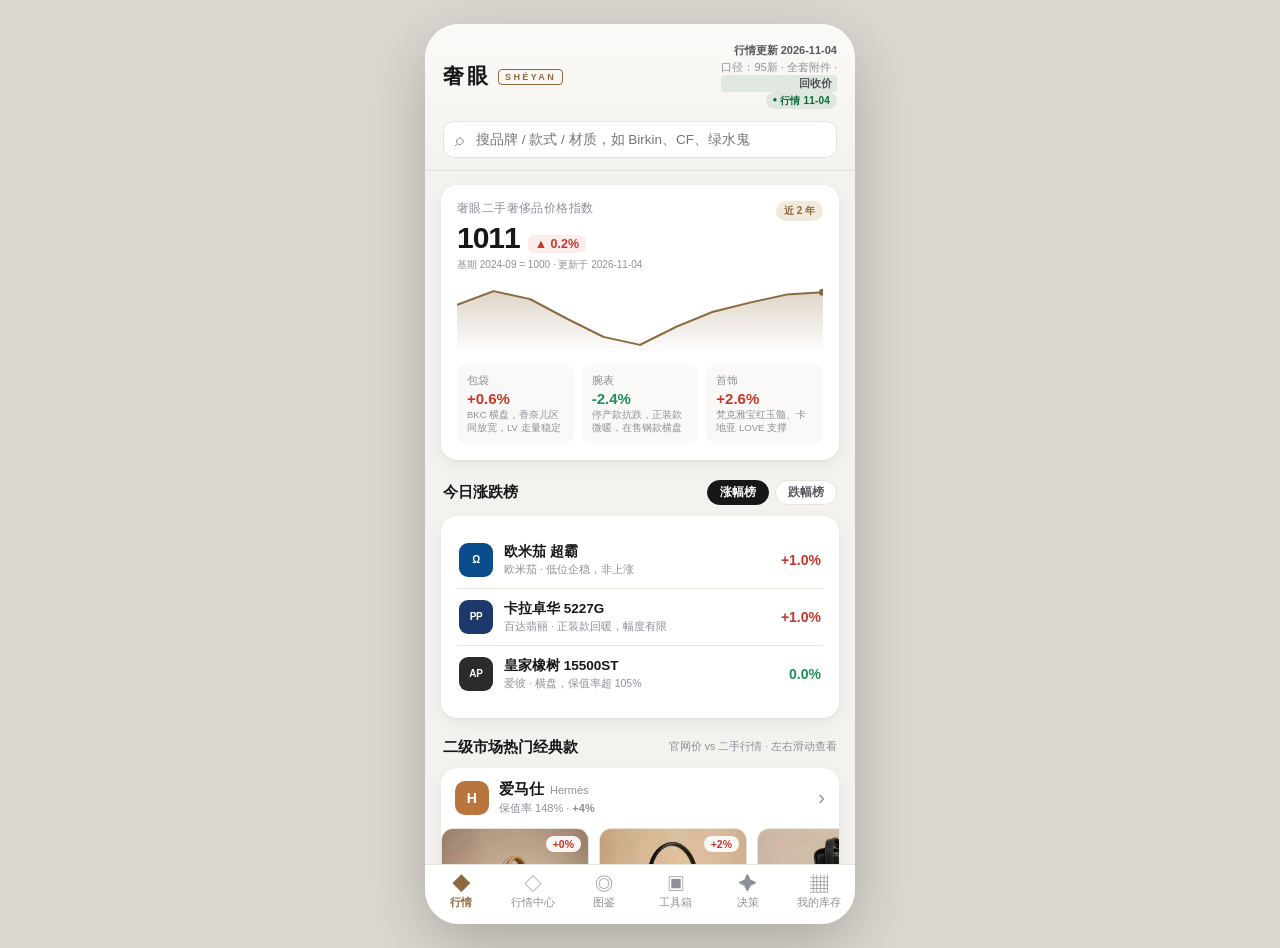
<file: index.html>
<!DOCTYPE html>
<html lang="zh-CN">
<head>
<meta charset="UTF-8">
<meta name="viewport" content="width=device-width, initial-scale=1.0, maximum-scale=1.0, user-scalable=no">
<meta name="theme-color" content="#17171A">
<meta name="apple-mobile-web-app-capable" content="yes">
<meta name="apple-mobile-web-app-status-bar-style" content="black-translucent">
<meta name="apple-mobile-web-app-title" content="奢眼">
<link rel="manifest" href="manifest.json">
<link rel="apple-touch-icon" href="apple-touch-icon.png">
<link rel="icon" type="image/png" href="icon-192.png">
<title>奢眼 SHÉYAN · 二奢行情与库存智库</title>
<link rel="stylesheet" href="style.css">
</head>
<body>

<div class="phone">

  <!-- ============ 顶栏 ============ -->
  <header class="appbar">
    <div class="ab-row">
      <div class="ab-brand">
        <span class="ab-logo">奢眼</span>
        <span class="ab-en">SHÉYAN</span>
      </div>
      <div class="ab-date">
        <b>行情更新 <span id="dataDate">—</span></b>
        口径：<span id="metaScope">95新全套</span> · <b class="basis-chip" id="basisChip">回收价</b>
        <span id="syncBadge" class="sync-badge" title="点击检查更新">同步中…</span>
      </div>
    </div>
    <div class="search-wrap">
      <input id="searchInput" type="search" placeholder="搜品牌 / 款式 / 材质，如 Birkin、CF、绿水鬼">
    </div>
  </header>

  <!-- ============ 主体 ============ -->
  <main class="app-body">

    <!-- ---------- 首页 ---------- -->
    <section class="view active" id="view-home">
      <div class="card">
        <div id="homeIndex"></div>
      </div>

      <div class="sec-title">
        今日涨跌榜
        <div class="seg-group" id="mvTabs">
          <button class="seg on" data-k="up">涨幅榜</button>
          <button class="seg" data-k="down">跌幅榜</button>
        </div>
      </div>
      <div class="card"><div id="movers"></div></div>

      <div class="sec-title">二级市场热门经典款 <span class="hint">官网价 vs 二手行情 · 左右滑动查看</span></div>
      <div id="homeShowcase"></div>

      <div class="mt" id="homeTip"></div>

      <div class="disclaimer">
        本应用为二奢商家经营辅助工具，所有行情数据整理自公开渠道，为参考区间。
        实际回收/零售价格受年份、成色、附件完整度、五金状态等影响，
        须以实物鉴定与当日实时报价为准，不构成任何报价承诺。
        页面图片为款式示意（AI 生成），非品牌官方产品图。
      </div>
    </section>

    <!-- ---------- 行情中心 ---------- -->
    <section class="view" id="view-market">
      <div class="sec-title">奢眼二手奢侈品价格指数 <span class="hint">2024.09 基期=1000</span></div>
      <div class="card">
        <div id="idxChart"></div>
        <div class="ex-note">
          指数由包袋、腕表、首饰三大品类的加权成交价构成。
          近两年呈「高点回落 → 底部企稳」走势，2026 年 Q3 环比转正。
        </div>
      </div>

      <div class="sec-title">保值率梯队 <span class="hint">品牌分化加剧</span></div>
      <div class="card"><div id="tiers"></div></div>

      <div class="sec-title">品牌行情榜 <span class="hint">点击进入品牌详情</span></div>
      <div class="card"><div id="brandRank"></div></div>

      <div class="sec-title">公价 vs 回收价 <span class="hint">浅色=公价 深色=回收区间</span></div>
      <div class="card">
        <div class="pb-legend">
          <span class="lg-item"><span class="lg-dot retail"></span>专柜公价</span>
          <span class="lg-item"><span class="lg-dot range"></span>二手回收区间</span>
        </div>
        <div id="priceBars"></div>
        <div class="ex-note">
          深色段超出浅色段即代表「超公价」（如爱马仕金刚色、劳力士迪通拿）。
          同一只表/包存在专柜公价、二手零售价、回收价三层价差，买入价从来不是市场价。
        </div>
      </div>

      <div class="disclaimer">
        价格口径：<b>回收价</b>（商家回收/收购口径），非零售卖价、非专柜公价。成色统一为 95 新 · 全套附件。
        本表每一条都标注了「价格口径 / 来源类别 / 采集日期」，未标口径的数字不进入表格。
        来源多为回收商公开报价，属<b>校验带</b>而非定价依据；单店报价与成交价可能相差 10% 以上，
        收购前请用自有渠道再验一遍。
      </div>
    </section>

    <!-- ---------- 品牌 / 产品 ---------- -->
    <section class="view" id="view-brand">
      <div class="sec-title">品牌图谱 <span class="hint">包袋 · 腕表 · 首饰</span></div>
      <div id="brandChips" class="chip-row"></div>
      <div class="brand-grid" id="brandGrid"></div>

      <div class="card mt">
        <div class="card-t">品牌梯队速记</div>
        <div class="d-points">
          <div class="d-point"><span class="dot"></span><b>顶奢</b>：爱马仕、香奈儿 —— 稀缺性驱动，二手可溢价</div>
          <div class="d-point"><span class="dot"></span><b>硬奢</b>：劳力士、百达翡丽、爱彼 —— 资产属性强，波动大</div>
          <div class="d-point"><span class="dot"></span><b>一线</b>：LV、迪奥、古驰、欧米茄、卡地亚 —— 靠流量与成色</div>
          <div class="d-point"><span class="dot"></span><b>高珠</b>：梵克雅宝、卡地亚首饰、宝格丽 —— 材质决定保值下限</div>
        </div>
      </div>
    </section>

    <!-- ---------- 产品列表 ---------- -->
    <section class="view" id="view-products">
      <div id="prodHeader"></div>
      <div class="chip-row" id="prodSort"></div>
      <div id="prodList"></div>
      <div class="disclaimer">
        回收参考价为 95 新、全套附件口径。裸包/单表、缺保卡、缺配件需按折价系数下调。
      </div>
    </section>

    <!-- ---------- 产品详情 ---------- -->
    <section class="view" id="view-detail">
      <div class="ph-top"><button class="back" onclick="history.back()">‹ 返回</button></div>
      <div id="detailBody"></div>
      <div class="disclaimer">
        以上数据整理自公开渠道，随市场波动，仅供参考。最终以实物检测与当日实时行情为准。
      </div>
    </section>

    <!-- ---------- 工具箱 ---------- -->
    <section class="view" id="view-tool">
      <div class="sec-title">回收计价模型 <span class="hint">五步定价法</span></div>
      <div class="card">
        <div class="pm-step" style="padding-top:0">
          <div class="pm-d" style="margin-bottom:4px">
            非标品定价的核心是「有据可依」。以下五步是正规机构与套路中介的分水岭 ——
            讲得清逻辑的报价，才值得深谈。
          </div>
        </div>
        <div id="pmSteps"></div>
      </div>

      <div class="sec-title">计价示例 <span class="hint">一张报价单怎么诞生</span></div>
      <div class="card"><div id="pmExample"></div></div>

      <div class="sec-title">计价器 <span class="hint">输入参数自动测算</span></div>
      <div class="card">
        <div class="calc-field">
          <label>选择款式</label>
          <select id="calcProducts"></select>
        </div>
        <div class="calc-field">
          <label>成色等级</label>
          <select id="calcCond">
            <option value="1">99新（近全新，无使用痕迹）</option>
            <option value="0.9" selected>95新（轻微使用痕迹）</option>
            <option value="0.82">9成新（明显使用痕迹）</option>
            <option value="0.72">8.5成新及以下（磨损/需修复）</option>
          </select>
        </div>
        <div class="calc-field">
          <label>附件完整度</label>
          <select id="calcAttach">
            <option value="1.22">全套齐全（盒/防尘袋/票/保卡） +22%</option>
            <option value="1.1" selected>较齐全（缺部分配件） +10%</option>
            <option value="1">仅主体 + 防尘袋</option>
            <option value="0.85">裸件（无任何附件） -15%</option>
            <option value="0.75">缺保卡（腕表专用） -25%</option>
          </select>
        </div>
        <div class="calc-field">
          <label>原装度扣减（翻新/后配五金/补漆，%）</label>
          <input id="calcDeduct" type="number" min="0" max="50" value="0" step="1">
        </div>
        <div id="calcOut"></div>
      </div>

      <div class="sec-title">毛利测算 <span class="hint">按零售 +18% 估算</span></div>
      <div class="card"><div id="calcProfit"></div></div>

      <div class="sec-title">风险对照清单 <span class="hint">商家侧常见套路</span></div>
      <div class="card"><div id="pmRisks"></div></div>

      <div class="sec-title">鉴定知识库 <span class="hint">核心识别点</span></div>
      <div class="chip-row" id="authTabs"></div>
      <div class="card"><div id="authBody"></div></div>

      <div class="sec-title">避坑清单 <span class="hint">收货前逐条核对</span></div>
      <div class="card"><div id="pitfalls"></div></div>

      <div class="disclaimer">
        鉴定知识仅供专业参考，不构成鉴定结论。真伪判定须由持证鉴定师结合仪器检测与数据库比对完成。
      </div>
    </section>

    <!-- ---------- 决策助手 ---------- -->
    <section class="view" id="view-me">
      <div class="sec-title">选购决策助手 <span class="hint">按预算 × 场景匹配</span></div>

      <div class="card">
        <div class="card-t">预算范围</div>
        <div class="chip-row" id="budgetChips" style="margin-bottom:0"></div>
      </div>

      <div class="card">
        <div class="card-t">使用场景</div>
        <div class="chip-row" id="scenChips" style="margin-bottom:0"></div>
      </div>

      <div class="sec-title">场景优选 <span class="hint">资深买手视角</span></div>
      <div id="scenPick"></div>

      <div class="sec-title">预算内可选 <span class="hint">按保值率排序</span></div>
      <div id="recList"></div>

      <div class="card mt">
        <div class="card-t">三类人群速配</div>
        <div class="d-points">
          <div class="d-point"><span class="dot"></span><b>高净值买家</b>：闭眼选爱马仕 / 劳力士，看重稀缺与身份标签</div>
          <div class="d-point"><span class="dot"></span><b>预算有限</b>：盯 LV 老花 / 欧米茄，看重流通性与低试错成本</div>
          <div class="d-point"><span class="dot"></span><b>轻奢、季节款、时装表</b>：慎入，折价重灾区，不建议长期持有</div>
        </div>
      </div>

      <div class="disclaimer">
        推荐逻辑基于公开行情数据与行业通用经验，不构成投资建议。奢侈品价格具有波动性，请独立判断。
      </div>
    </section>

    <!-- ---------- 我的库存 ---------- -->
    <section class="view" id="view-inv">
      <div class="sec-title">库存总览 <span class="hint" id="invMeta">—</span></div>
      <div class="stat-row" id="invStats"></div>

      <div class="sec-title">
        货品列表
        <button class="btn-add" onclick="openItemForm(null)">＋ 收新货</button>
      </div>
      <div class="chip-row" id="invChips"></div>
      <div class="chip-row" id="invSortRow" style="margin-top:-6px"></div>
      <div id="invList"></div>

      <div class="sec-title mt">备份与同步 <span class="hint">数据仅存本机，建议定期备份</span></div>
      <div class="card">
        <div class="card-t">本地备份（推荐先做）</div>
        <div class="btn-row">
          <button class="btn-sec" onclick="invExport()">⬇ 导出库存文件</button>
          <button class="btn-sec" onclick="$('#invImport').click()">⬆ 导入库存文件</button>
        </div>
        <input type="file" id="invImport" accept=".json" style="display:none" onchange="invImportFile(this)">
        <div class="ex-note">
          导出为 JSON 文件，可用于换机或清缓存前的备份；照片不随文件导出（存于本机）。
        </div>
      </div>
      <div class="card">
        <div class="card-t">GitHub 云备份（跨设备同步）</div>
        <div class="calc-field">
          <label>GitHub 用户名</label>
          <input id="ghOwner" type="text" placeholder="你的 GitHub 用户名">
        </div>
        <div class="calc-field">
          <label>仓库名（建议私有仓库，如 sheyan-data）</label>
          <input id="ghRepo" type="text" placeholder="sheyan-data">
        </div>
        <div class="calc-field">
          <label>访问令牌 PAT（仅需 Contents 读写权限）</label>
          <input id="ghPat" type="password" placeholder="github_pat_...">
        </div>
        <div class="btn-row">
          <button class="btn-sec" onclick="ghBackup()">☁ 备份到 GitHub</button>
          <button class="btn-sec" onclick="ghRestore()">☁ 从 GitHub 恢复</button>
        </div>
        <div id="ghStatus" class="ex-note">配置一次即可长期使用；令牌仅保存在本机。</div>
      </div>
      <div class="disclaimer">
        库存数据保存在本机浏览器（IndexedDB），不上传任何服务器；如需跨设备同步请使用上方 GitHub 备份。
        添加到主屏幕后（iOS：Safari 分享 → 添加到主屏幕；Android：Chrome → 安装应用），即以独立 App 方式运行。
      </div>
    </section>

    <!-- ---------- 库存录入/编辑 ---------- -->
    <section class="view" id="view-itemform">
      <div class="ph-top"><button class="back" onclick="cancelItemForm()">‹ 返回库存</button></div>
      <div class="card">
        <div class="card-t" id="itemFormTitle">收新货</div>
        <div class="calc-field">
          <label>从行情库快速填充（可选）</label>
          <select id="fMarket"><option value="">— 不使用 —</option></select>
          <div class="ex-note" id="fMarketHint" style="margin-top:6px"></div>
        </div>
        <div class="calc-field">
          <label>品类</label>
          <select id="fCat">
            <option value="包袋">包袋</option>
            <option value="腕表">腕表</option>
            <option value="首饰">首饰</option>
          </select>
        </div>
        <div class="calc-field">
          <label>品牌</label>
          <select id="fBrand"></select>
        </div>
        <div class="calc-field" id="fCustomBrandWrap" style="display:none">
          <label>自定义品牌名</label>
          <input id="fCustomBrand" type="text" placeholder="如：MCM">
        </div>
        <div class="calc-field">
          <label>款式名称 *</label>
          <input id="fName" type="text" placeholder="如：Birkin 25 黑金">
        </div>
        <div class="calc-field">
          <label>规格 / 材质</label>
          <input id="fSpec" type="text" placeholder="如：Togo皮 · 金扣">
        </div>
        <div class="calc-field">
          <label>成色</label>
          <select id="fCond">
            <option value="99新">99新（近全新）</option>
            <option value="95新" selected>95新（轻微使用痕迹）</option>
            <option value="9成新">9成新（明显使用痕迹）</option>
            <option value="8.5成新及以下">8.5成新及以下</option>
          </select>
        </div>
        <div class="calc-field">
          <label>附件</label>
          <select id="fAttach">
            <option value="全套">全套（盒/防尘袋/票/保卡）</option>
            <option value="部分附件" selected>部分附件</option>
            <option value="裸件">裸件</option>
          </select>
        </div>
        <div class="form-2col">
          <div class="calc-field">
            <label>成本价（元）*</label>
            <input id="fCost" type="number" min="0" step="100" placeholder="15000">
          </div>
          <div class="calc-field">
            <label>挂牌价（元）</label>
            <input id="fAsk" type="number" min="0" step="100" placeholder="18000">
          </div>
        </div>
        <div class="form-2col">
          <div class="calc-field">
            <label>收货日期</label>
            <input id="fBuyDate" type="date">
          </div>
          <div class="calc-field">
            <label>状态</label>
            <select id="fStatus">
              <option value="stock" selected>在库</option>
              <option value="sold">已售</option>
            </select>
          </div>
        </div>
        <div id="fSoldWrap" style="display:none">
          <div class="form-2col">
            <div class="calc-field">
              <label>实际售价（元）</label>
              <input id="fSalePrice" type="number" min="0" step="100" placeholder="0">
            </div>
            <div class="calc-field">
              <label>出售日期</label>
              <input id="fSaleDate" type="date">
            </div>
          </div>
        </div>
        <div class="calc-field">
          <label>备注</label>
          <textarea id="fNote" rows="2" placeholder="瑕疵、货主、来源渠道等"></textarea>
        </div>
        <div class="calc-field">
          <label>照片（可多选，自动压缩存储）</label>
          <input type="file" id="fPhotos" accept="image/*" multiple style="display:none" onchange="addPhotos(this)">
          <div class="photo-row" id="photoRow"></div>
          <button class="btn-sec" onclick="$('#fPhotos').click()">📷 添加照片</button>
        </div>
        <div class="btn-row" style="margin-top:14px">
          <button class="btn-primary" onclick="saveItem()">保存</button>
          <button class="btn-danger" id="fDeleteBtn" style="display:none" onclick="deleteItem()">删除此货品</button>
        </div>
      </div>
    </section>

  </main>

  <!-- ============ 底部导航 ============ -->
  <nav class="tabbar">
    <button class="tab on" data-tab="home"><i>◆</i>行情</button>
    <button class="tab" data-tab="market"><i>◇</i>行情中心</button>
    <button class="tab" data-tab="brand"><i>◎</i>图鉴</button>
    <button class="tab" data-tab="tool"><i>▣</i>工具箱</button>
    <button class="tab" data-tab="me"><i>✦</i>决策</button>
    <button class="tab" data-tab="inv"><i>▦</i>我的库存</button>
  </nav>

</div>

<script src="data.js"></script>
<script src="app.js"></script>
<script src="inv.js"></script>
<script src="sync.js"></script>
</body>
</html>
</file>
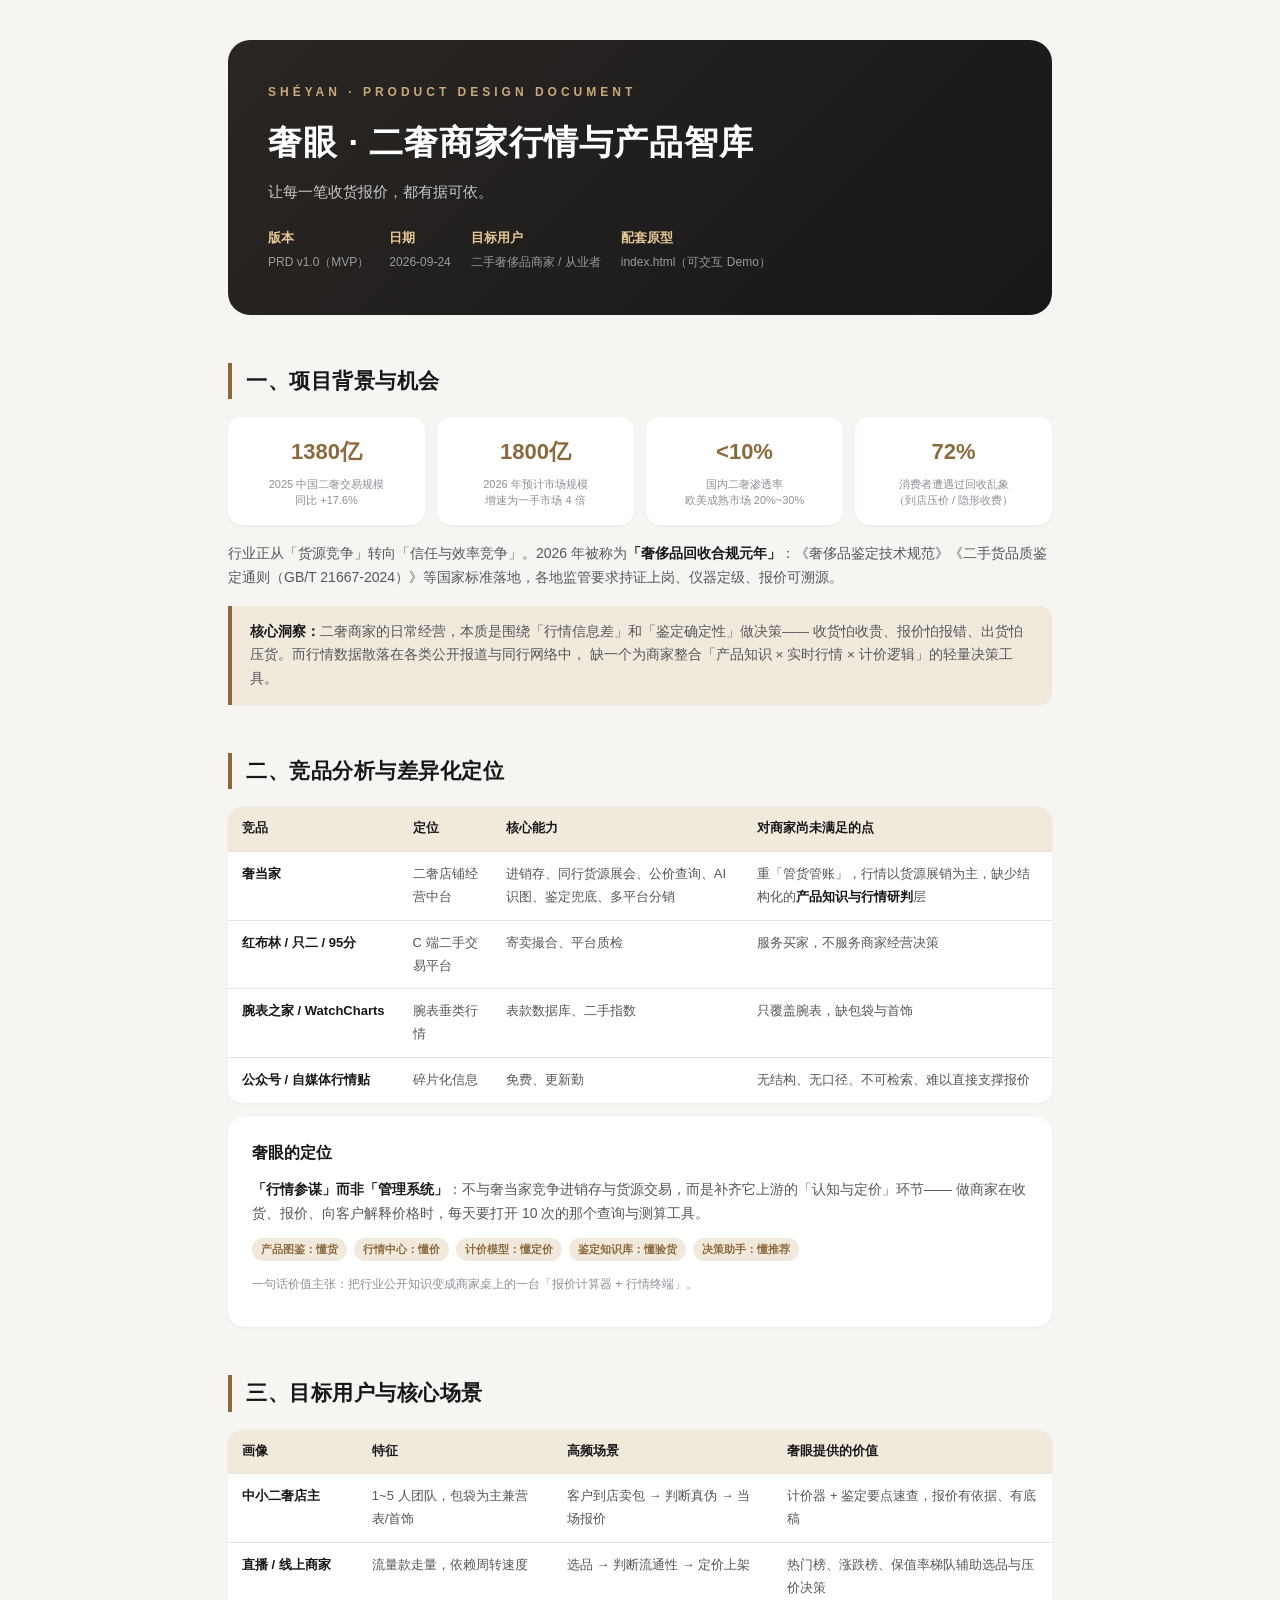
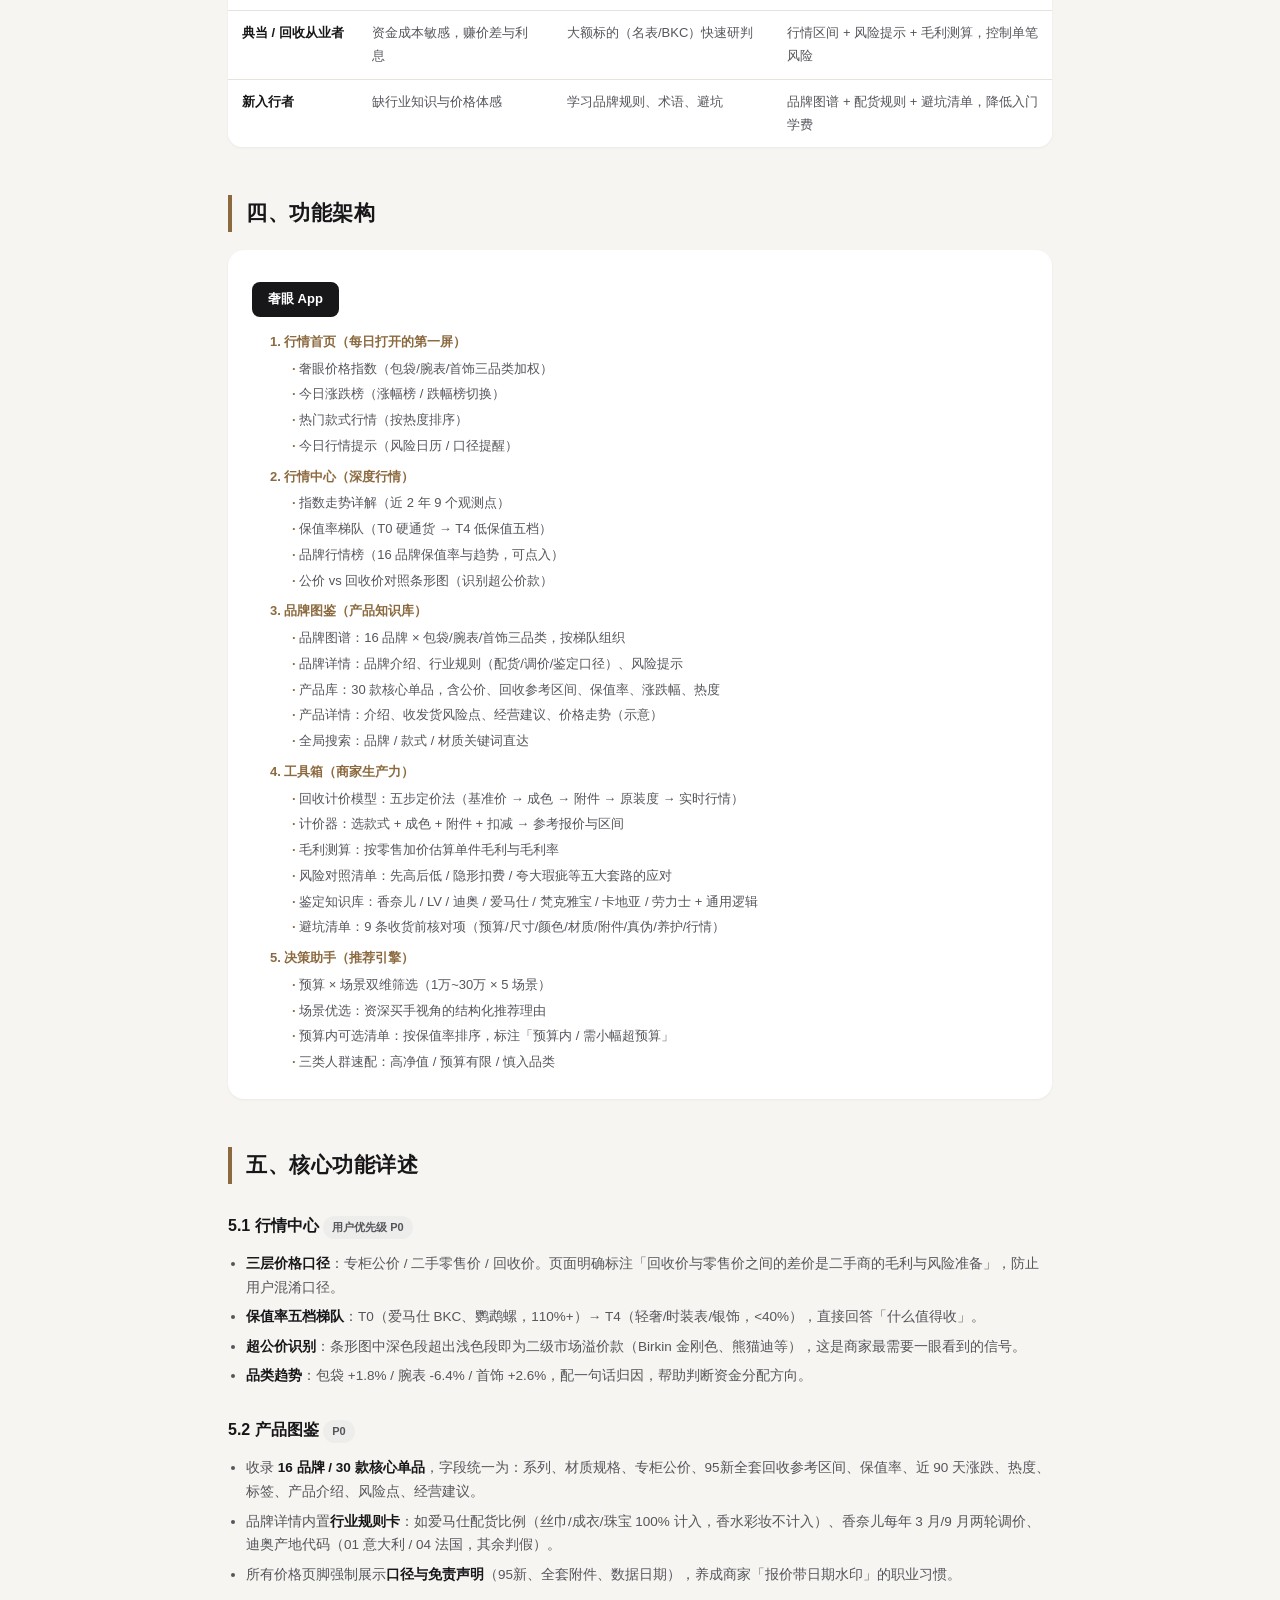
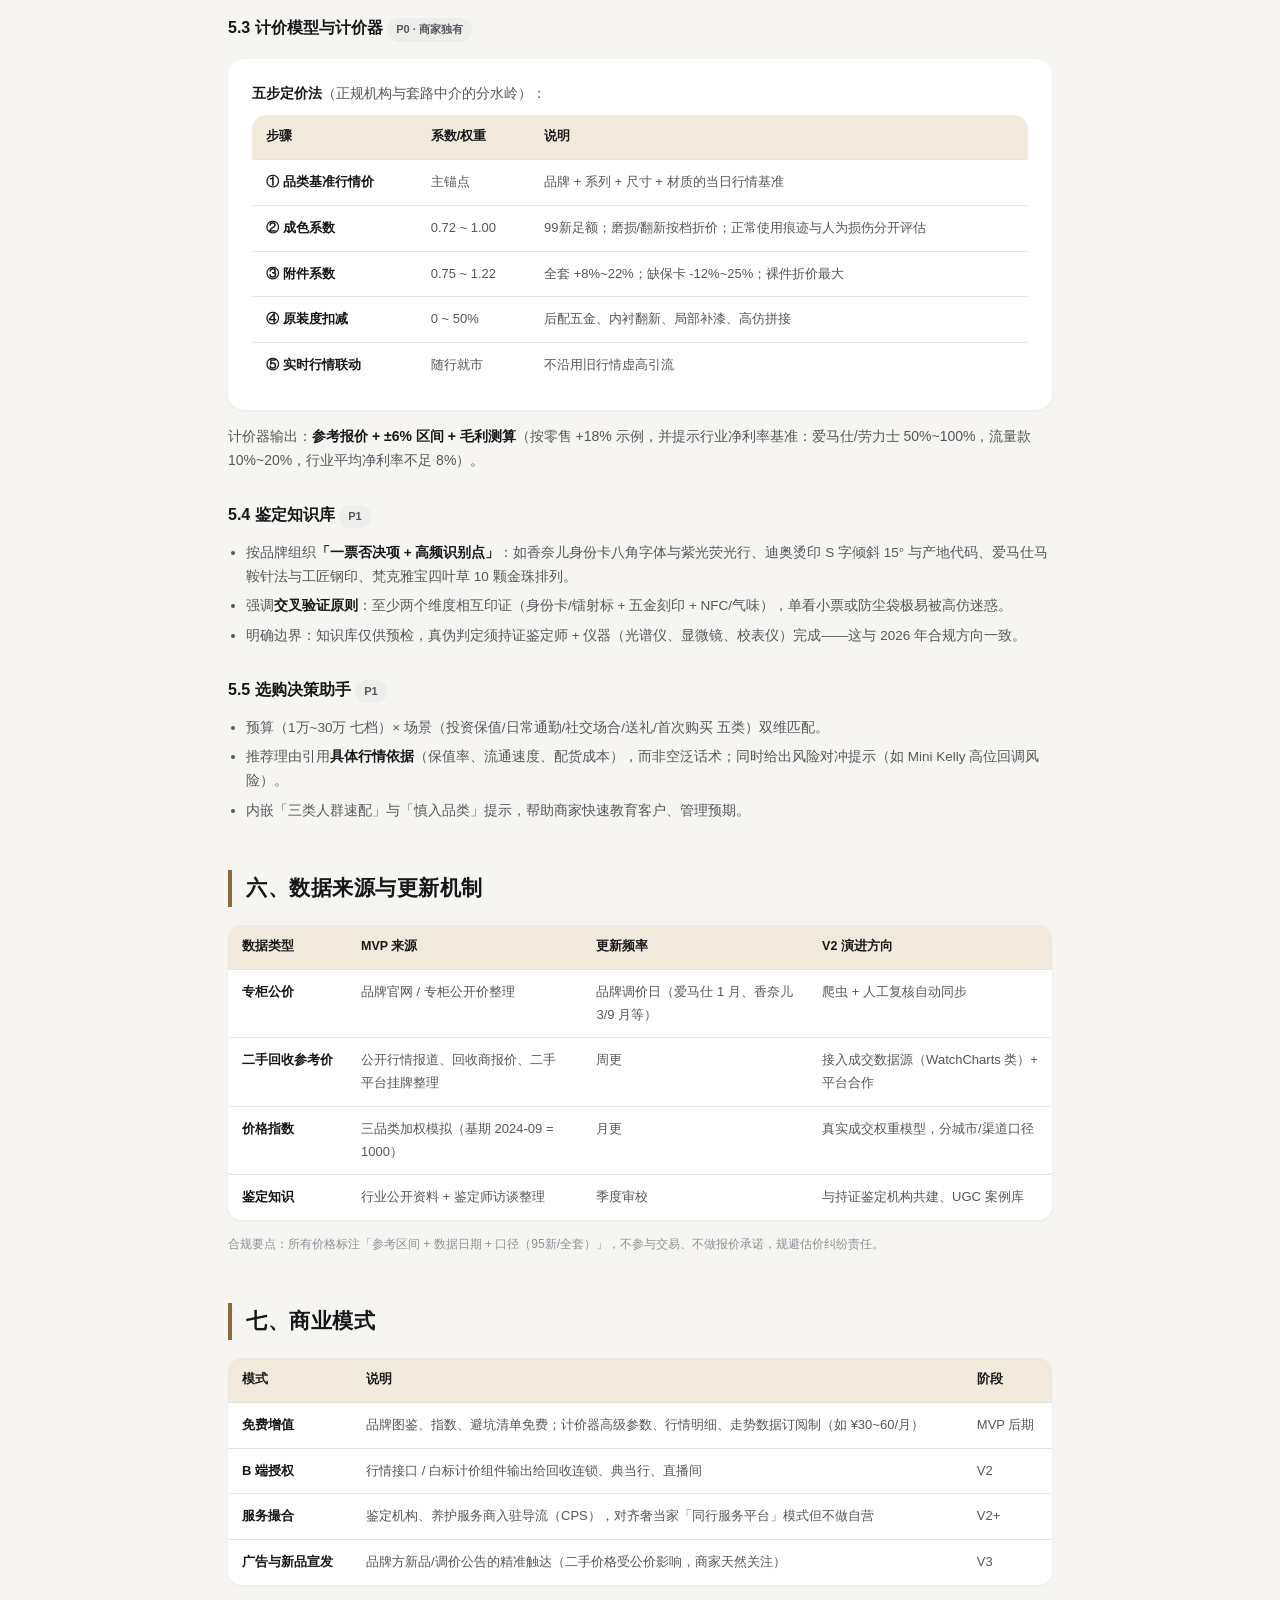
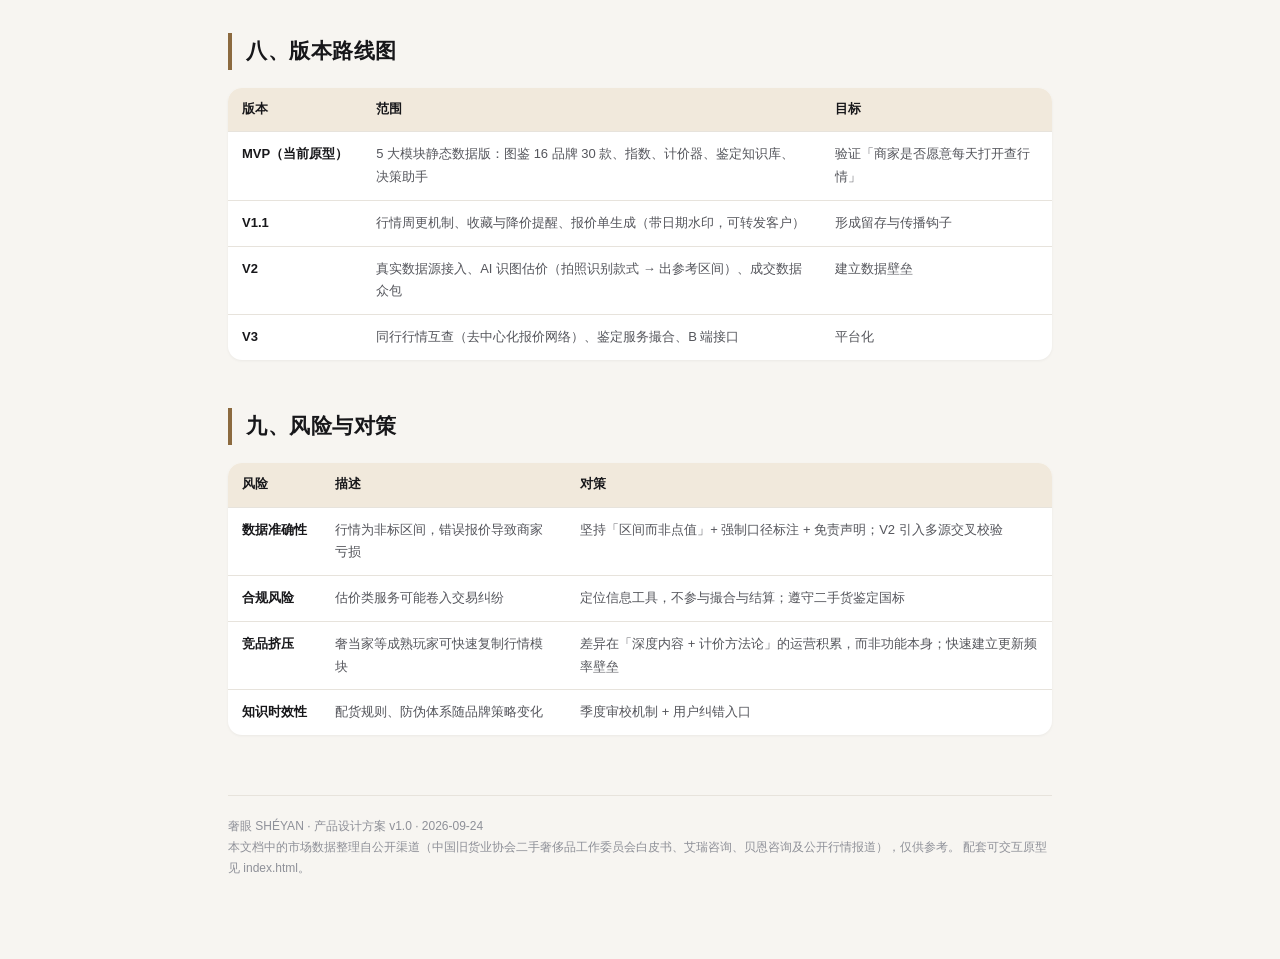
<file: sheyan-prd.html>
<!DOCTYPE html>
<html lang="zh-CN">
<head>
<meta charset="UTF-8">
<meta name="viewport" content="width=device-width, initial-scale=1.0">
<title>奢眼 SHÉYAN · 产品设计方案（PRD）</title>
<style>
:root {
  --ink: #17171A; --ink2: #55565C; --ink3: #8E9098;
  --accent: #8C6A3F; --soft: #F1E9DC;
  --up: #C0392B; --down: #1E8E5A;
  --line: #E7E3DC; --card: #fff; --bg: #F7F5F1;
}
* { box-sizing: border-box; }
body {
  margin: 0; background: var(--bg); color: var(--ink);
  font-family: -apple-system, BlinkMacSystemFont, "PingFang SC", "Hiragino Sans GB", "Microsoft YaHei", sans-serif;
  line-height: 1.75; -webkit-font-smoothing: antialiased;
}
.wrap { max-width: 880px; margin: 0 auto; padding: 40px 28px 80px; }

/* 头部 */
.hero {
  background: linear-gradient(135deg, #2A2622 0%, #17171A 100%);
  color: #fff; border-radius: 22px; padding: 42px 40px; margin-bottom: 36px;
}
.hero .en { color: #C9A87C; letter-spacing: 4px; font-size: 12px; font-weight: 700; }
.hero h1 { font-size: 34px; margin: 10px 0 6px; letter-spacing: 1px; }
.hero .sub { font-size: 15px; color: rgba(255,255,255,.75); }
.hero .meta { display: flex; gap: 20px; margin-top: 22px; flex-wrap: wrap; }
.hero .meta div { font-size: 12px; color: rgba(255,255,255,.55); }
.hero .meta b { display: block; color: #E8C995; font-size: 13px; margin-bottom: 2px; }

h2 {
  font-size: 21px; margin: 48px 0 18px; padding-left: 14px;
  border-left: 4px solid var(--accent); letter-spacing: .5px;
}
h3 { font-size: 16px; margin: 28px 0 10px; color: var(--ink); }
p { font-size: 14px; color: var(--ink2); margin: 10px 0; }
b { color: var(--ink); }

table { width: 100%; border-collapse: collapse; background: var(--card); border-radius: 14px; overflow: hidden; box-shadow: 0 1px 3px rgba(0,0,0,.05); margin: 14px 0; font-size: 13px; }
th { background: var(--soft); color: var(--ink); text-align: left; padding: 11px 14px; font-size: 12.5px; white-space: nowrap; }
td { padding: 11px 14px; border-top: 1px solid var(--line); color: var(--ink2); vertical-align: top; }
td:first-child { color: var(--ink); font-weight: 600; white-space: nowrap; }

.card {
  background: var(--card); border-radius: 16px; padding: 22px 24px;
  box-shadow: 0 1px 3px rgba(0,0,0,.05); margin: 14px 0;
}
.grid2 { display: grid; grid-template-columns: 1fr 1fr; gap: 14px; }
@media (max-width: 640px) { .grid2 { grid-template-columns: 1fr; } }

.stat-row { display: grid; grid-template-columns: repeat(4, 1fr); gap: 12px; margin: 16px 0; }
@media (max-width: 640px) { .stat-row { grid-template-columns: repeat(2, 1fr); } }
.stat {
  background: var(--card); border-radius: 14px; padding: 16px; text-align: center;
  box-shadow: 0 1px 3px rgba(0,0,0,.05);
}
.stat .v { font-size: 22px; font-weight: 800; color: var(--accent); }
.stat .k { font-size: 11px; color: var(--ink3); margin-top: 4px; line-height: 1.5; }

.quote {
  border-left: 4px solid var(--accent); background: var(--soft);
  padding: 14px 18px; border-radius: 0 12px 12px 0; font-size: 13.5px;
  color: var(--ink2); margin: 16px 0;
}

/* 信息架构树 */
.ia { font-size: 13px; }
.ia .lvl1 {
  background: var(--ink); color: #fff; display: inline-block;
  padding: 6px 16px; border-radius: 8px; font-weight: 700; margin: 10px 0 6px;
}
.ia .lvl2 { margin: 8px 0 4px 18px; font-weight: 700; color: var(--accent); }
.ia .lvl3 { margin: 3px 0 3px 40px; color: var(--ink2); }
.ia .lvl3::before { content: "· "; color: var(--accent); font-weight: 800; }

.pill {
  display: inline-block; font-size: 11px; padding: 2px 9px; border-radius: 20px;
  background: var(--soft); color: var(--accent); font-weight: 700; margin: 0 3px 3px 0;
}
.pill.red { background: rgba(192,57,43,.1); color: var(--up); }
.pill.green { background: rgba(30,142,90,.1); color: var(--down); }
.pill.gray { background: #EDEDEB; color: var(--ink2); }

.note { font-size: 12px; color: var(--ink3); }
ul.clean { padding-left: 18px; margin: 8px 0; }
ul.clean li { font-size: 13.5px; color: var(--ink2); margin: 6px 0; }

.footer { margin-top: 60px; padding-top: 20px; border-top: 1px solid var(--line); font-size: 12px; color: var(--ink3); }
</style>
</head>
<body>
<div class="wrap">

  <div class="hero">
    <div class="en">SHÉYAN · PRODUCT DESIGN DOCUMENT</div>
    <h1>奢眼 · 二奢商家行情与产品智库</h1>
    <div class="sub">让每一笔收货报价，都有据可依。</div>
    <div class="meta">
      <div><b>版本</b>PRD v1.0（MVP）</div>
      <div><b>日期</b>2026-09-24</div>
      <div><b>目标用户</b>二手奢侈品商家 / 从业者</div>
      <div><b>配套原型</b>index.html（可交互 Demo）</div>
    </div>
  </div>

  <!-- ============ 1 ============ -->
  <h2>一、项目背景与机会</h2>
  <div class="stat-row">
    <div class="stat"><div class="v">1380亿</div><div class="k">2025 中国二奢交易规模<br>同比 +17.6%</div></div>
    <div class="stat"><div class="v">1800亿</div><div class="k">2026 年预计市场规模<br>增速为一手市场 4 倍</div></div>
    <div class="stat"><div class="v">&lt;10%</div><div class="k">国内二奢渗透率<br>欧美成熟市场 20%~30%</div></div>
    <div class="stat"><div class="v">72%</div><div class="k">消费者遭遇过回收乱象<br>（到店压价 / 隐形收费）</div></div>
  </div>

  <p>行业正从「货源竞争」转向「信任与效率竞争」。2026 年被称为<b>「奢侈品回收合规元年」</b>：《奢侈品鉴定技术规范》《二手货品质鉴定通则（GB/T 21667-2024）》等国家标准落地，各地监管要求持证上岗、仪器定级、报价可溯源。</p>

  <div class="quote">
    <b>核心洞察：</b>二奢商家的日常经营，本质是围绕「行情信息差」和「鉴定确定性」做决策——
    收货怕收贵、报价怕报错、出货怕压货。而行情数据散落在各类公开报道与同行网络中，
    缺一个为商家整合「产品知识 × 实时行情 × 计价逻辑」的轻量决策工具。
  </div>

  <!-- ============ 2 ============ -->
  <h2>二、竞品分析与差异化定位</h2>
  <table>
    <tr><th>竞品</th><th>定位</th><th>核心能力</th><th>对商家尚未满足的点</th></tr>
    <tr><td>奢当家</td><td>二奢店铺经营中台</td><td>进销存、同行货源展会、公价查询、AI 识图、鉴定兜底、多平台分销</td><td>重「管货管账」，行情以货源展销为主，缺少结构化的<b>产品知识与行情研判</b>层</td></tr>
    <tr><td>红布林 / 只二 / 95分</td><td>C 端二手交易平台</td><td>寄卖撮合、平台质检</td><td>服务买家，不服务商家经营决策</td></tr>
    <tr><td>腕表之家 / WatchCharts</td><td>腕表垂类行情</td><td>表款数据库、二手指数</td><td>只覆盖腕表，缺包袋与首饰</td></tr>
    <tr><td>公众号 / 自媒体行情贴</td><td>碎片化信息</td><td>免费、更新勤</td><td>无结构、无口径、不可检索、难以直接支撑报价</td></tr>
  </table>

  <div class="card">
    <h3 style="margin-top:0">奢眼的定位</h3>
    <p><b>「行情参谋」而非「管理系统」</b>：不与奢当家竞争进销存与货源交易，而是补齐它上游的「认知与定价」环节——
    做商家在收货、报价、向客户解释价格时，每天要打开 10 次的那个查询与测算工具。</p>
    <p>
      <span class="pill">产品图鉴：懂货</span>
      <span class="pill">行情中心：懂价</span>
      <span class="pill">计价模型：懂定价</span>
      <span class="pill">鉴定知识库：懂验货</span>
      <span class="pill">决策助手：懂推荐</span>
    </p>
    <p class="note">一句话价值主张：把行业公开知识变成商家桌上的一台「报价计算器 + 行情终端」。</p>
  </div>

  <!-- ============ 3 ============ -->
  <h2>三、目标用户与核心场景</h2>
  <table>
    <tr><th>画像</th><th>特征</th><th>高频场景</th><th>奢眼提供的价值</th></tr>
    <tr><td>中小二奢店主</td><td>1~5 人团队，包袋为主兼营表/首饰</td><td>客户到店卖包 → 判断真伪 → 当场报价</td><td>计价器 + 鉴定要点速查，报价有依据、有底稿</td></tr>
    <tr><td>直播 / 线上商家</td><td>流量款走量，依赖周转速度</td><td>选品 → 判断流通性 → 定价上架</td><td>热门榜、涨跌榜、保值率梯队辅助选品与压价决策</td></tr>
    <tr><td>典当 / 回收从业者</td><td>资金成本敏感，赚价差与利息</td><td>大额标的（名表/BKC）快速研判</td><td>行情区间 + 风险提示 + 毛利测算，控制单笔风险</td></tr>
    <tr><td>新入行者</td><td>缺行业知识与价格体感</td><td>学习品牌规则、术语、避坑</td><td>品牌图谱 + 配货规则 + 避坑清单，降低入门学费</td></tr>
  </table>

  <!-- ============ 4 ============ -->
  <h2>四、功能架构</h2>
  <div class="card ia">
    <div class="lvl1">奢眼 App</div>
    <div class="lvl2">1. 行情首页（每日打开的第一屏）</div>
    <div class="lvl3">奢眼价格指数（包袋/腕表/首饰三品类加权）</div>
    <div class="lvl3">今日涨跌榜（涨幅榜 / 跌幅榜切换）</div>
    <div class="lvl3">热门款式行情（按热度排序）</div>
    <div class="lvl3">今日行情提示（风险日历 / 口径提醒）</div>

    <div class="lvl2">2. 行情中心（深度行情）</div>
    <div class="lvl3">指数走势详解（近 2 年 9 个观测点）</div>
    <div class="lvl3">保值率梯队（T0 硬通货 → T4 低保值五档）</div>
    <div class="lvl3">品牌行情榜（16 品牌保值率与趋势，可点入）</div>
    <div class="lvl3">公价 vs 回收价对照条形图（识别超公价款）</div>

    <div class="lvl2">3. 品牌图鉴（产品知识库）</div>
    <div class="lvl3">品牌图谱：16 品牌 × 包袋/腕表/首饰三品类，按梯队组织</div>
    <div class="lvl3">品牌详情：品牌介绍、行业规则（配货/调价/鉴定口径）、风险提示</div>
    <div class="lvl3">产品库：30 款核心单品，含公价、回收参考区间、保值率、涨跌幅、热度</div>
    <div class="lvl3">产品详情：介绍、收发货风险点、经营建议、价格走势（示意）</div>
    <div class="lvl3">全局搜索：品牌 / 款式 / 材质关键词直达</div>

    <div class="lvl2">4. 工具箱（商家生产力）</div>
    <div class="lvl3">回收计价模型：五步定价法（基准价 → 成色 → 附件 → 原装度 → 实时行情）</div>
    <div class="lvl3">计价器：选款式 + 成色 + 附件 + 扣减 → 参考报价与区间</div>
    <div class="lvl3">毛利测算：按零售加价估算单件毛利与毛利率</div>
    <div class="lvl3">风险对照清单：先高后低 / 隐形扣费 / 夸大瑕疵等五大套路的应对</div>
    <div class="lvl3">鉴定知识库：香奈儿 / LV / 迪奥 / 爱马仕 / 梵克雅宝 / 卡地亚 / 劳力士 + 通用逻辑</div>
    <div class="lvl3">避坑清单：9 条收货前核对项（预算/尺寸/颜色/材质/附件/真伪/养护/行情）</div>

    <div class="lvl2">5. 决策助手（推荐引擎）</div>
    <div class="lvl3">预算 × 场景双维筛选（1万~30万 × 5 场景）</div>
    <div class="lvl3">场景优选：资深买手视角的结构化推荐理由</div>
    <div class="lvl3">预算内可选清单：按保值率排序，标注「预算内 / 需小幅超预算」</div>
    <div class="lvl3">三类人群速配：高净值 / 预算有限 / 慎入品类</div>
  </div>

  <!-- ============ 5 ============ -->
  <h2>五、核心功能详述</h2>

  <h3>5.1 行情中心 <span class="pill gray">用户优先级 P0</span></h3>
  <ul class="clean">
    <li><b>三层价格口径</b>：专柜公价 / 二手零售价 / 回收价。页面明确标注「回收价与零售价之间的差价是二手商的毛利与风险准备」，防止用户混淆口径。</li>
    <li><b>保值率五档梯队</b>：T0（爱马仕 BKC、鹦鹉螺，110%+）→ T4（轻奢/时装表/银饰，&lt;40%），直接回答「什么值得收」。</li>
    <li><b>超公价识别</b>：条形图中深色段超出浅色段即为二级市场溢价款（Birkin 金刚色、熊猫迪等），这是商家最需要一眼看到的信号。</li>
    <li><b>品类趋势</b>：包袋 +1.8% / 腕表 -6.4% / 首饰 +2.6%，配一句话归因，帮助判断资金分配方向。</li>
  </ul>

  <h3>5.2 产品图鉴 <span class="pill gray">P0</span></h3>
  <ul class="clean">
    <li>收录 <b>16 品牌 / 30 款核心单品</b>，字段统一为：系列、材质规格、专柜公价、95新全套回收参考区间、保值率、近 90 天涨跌、热度、标签、产品介绍、风险点、经营建议。</li>
    <li>品牌详情内置<b>行业规则卡</b>：如爱马仕配货比例（丝巾/成衣/珠宝 100% 计入，香水彩妆不计入）、香奈儿每年 3 月/9 月两轮调价、迪奥产地代码（01 意大利 / 04 法国，其余判假）。</li>
    <li>所有价格页脚强制展示<b>口径与免责声明</b>（95新、全套附件、数据日期），养成商家「报价带日期水印」的职业习惯。</li>
  </ul>

  <h3>5.3 计价模型与计价器 <span class="pill gray">P0 · 商家独有</span></h3>
  <div class="card">
    <p style="margin-top:0"><b>五步定价法</b>（正规机构与套路中介的分水岭）：</p>
    <table style="box-shadow:none;margin:0">
      <tr><th>步骤</th><th>系数/权重</th><th>说明</th></tr>
      <tr><td>① 品类基准行情价</td><td>主锚点</td><td>品牌 + 系列 + 尺寸 + 材质的当日行情基准</td></tr>
      <tr><td>② 成色系数</td><td>0.72 ~ 1.00</td><td>99新足额；磨损/翻新按档折价；正常使用痕迹与人为损伤分开评估</td></tr>
      <tr><td>③ 附件系数</td><td>0.75 ~ 1.22</td><td>全套 +8%~22%；缺保卡 -12%~25%；裸件折价最大</td></tr>
      <tr><td>④ 原装度扣减</td><td>0 ~ 50%</td><td>后配五金、内衬翻新、局部补漆、高仿拼接</td></tr>
      <tr><td>⑤ 实时行情联动</td><td>随行就市</td><td>不沿用旧行情虚高引流</td></tr>
    </table>
  </div>
  <p>计价器输出：<b>参考报价 + ±6% 区间 + 毛利测算</b>（按零售 +18% 示例，并提示行业净利率基准：爱马仕/劳力士 50%~100%，流量款 10%~20%，行业平均净利率不足 8%）。</p>

  <h3>5.4 鉴定知识库 <span class="pill gray">P1</span></h3>
  <ul class="clean">
    <li>按品牌组织<b>「一票否决项 + 高频识别点」</b>：如香奈儿身份卡八角字体与紫光荧光行、迪奥烫印 S 字倾斜 15° 与产地代码、爱马仕马鞍针法与工匠钢印、梵克雅宝四叶草 10 颗金珠排列。</li>
    <li>强调<b>交叉验证原则</b>：至少两个维度相互印证（身份卡/镭射标 + 五金刻印 + NFC/气味），单看小票或防尘袋极易被高仿迷惑。</li>
    <li>明确边界：知识库仅供预检，真伪判定须持证鉴定师 + 仪器（光谱仪、显微镜、校表仪）完成——这与 2026 年合规方向一致。</li>
  </ul>

  <h3>5.5 选购决策助手 <span class="pill gray">P1</span></h3>
  <ul class="clean">
    <li>预算（1万~30万 七档）× 场景（投资保值/日常通勤/社交场合/送礼/首次购买 五类）双维匹配。</li>
    <li>推荐理由引用<b>具体行情依据</b>（保值率、流通速度、配货成本），而非空泛话术；同时给出风险对冲提示（如 Mini Kelly 高位回调风险）。</li>
    <li>内嵌「三类人群速配」与「慎入品类」提示，帮助商家快速教育客户、管理预期。</li>
  </ul>

  <!-- ============ 6 ============ -->
  <h2>六、数据来源与更新机制</h2>
  <table>
    <tr><th>数据类型</th><th>MVP 来源</th><th>更新频率</th><th>V2 演进方向</th></tr>
    <tr><td>专柜公价</td><td>品牌官网 / 专柜公开价整理</td><td>品牌调价日（爱马仕 1 月、香奈儿 3/9 月等）</td><td>爬虫 + 人工复核自动同步</td></tr>
    <tr><td>二手回收参考价</td><td>公开行情报道、回收商报价、二手平台挂牌整理</td><td>周更</td><td>接入成交数据源（WatchCharts 类）+ 平台合作</td></tr>
    <tr><td>价格指数</td><td>三品类加权模拟（基期 2024-09 = 1000）</td><td>月更</td><td>真实成交权重模型，分城市/渠道口径</td></tr>
    <tr><td>鉴定知识</td><td>行业公开资料 + 鉴定师访谈整理</td><td>季度审校</td><td>与持证鉴定机构共建、UGC 案例库</td></tr>
  </table>
  <p class="note">合规要点：所有价格标注「参考区间 + 数据日期 + 口径（95新/全套）」，不参与交易、不做报价承诺，规避估价纠纷责任。</p>

  <!-- ============ 7 ============ -->
  <h2>七、商业模式</h2>
  <table>
    <tr><th>模式</th><th>说明</th><th>阶段</th></tr>
    <tr><td>免费增值</td><td>品牌图鉴、指数、避坑清单免费；计价器高级参数、行情明细、走势数据订阅制（如 ¥30~60/月）</td><td>MVP 后期</td></tr>
    <tr><td>B 端授权</td><td>行情接口 / 白标计价组件输出给回收连锁、典当行、直播间</td><td>V2</td></tr>
    <tr><td>服务撮合</td><td>鉴定机构、养护服务商入驻导流（CPS），对齐奢当家「同行服务平台」模式但不做自营</td><td>V2+</td></tr>
    <tr><td>广告与新品宣发</td><td>品牌方新品/调价公告的精准触达（二手价格受公价影响，商家天然关注）</td><td>V3</td></tr>
  </table>

  <!-- ============ 8 ============ -->
  <h2>八、版本路线图</h2>
  <table>
    <tr><th>版本</th><th>范围</th><th>目标</th></tr>
    <tr><td>MVP（当前原型）</td><td>5 大模块静态数据版：图鉴 16 品牌 30 款、指数、计价器、鉴定知识库、决策助手</td><td>验证「商家是否愿意每天打开查行情」</td></tr>
    <tr><td>V1.1</td><td>行情周更机制、收藏与降价提醒、报价单生成（带日期水印，可转发客户）</td><td>形成留存与传播钩子</td></tr>
    <tr><td>V2</td><td>真实数据源接入、AI 识图估价（拍照识别款式 → 出参考区间）、成交数据众包</td><td>建立数据壁垒</td></tr>
    <tr><td>V3</td><td>同行行情互查（去中心化报价网络）、鉴定服务撮合、B 端接口</td><td>平台化</td></tr>
  </table>

  <!-- ============ 9 ============ -->
  <h2>九、风险与对策</h2>
  <table>
    <tr><th>风险</th><th>描述</th><th>对策</th></tr>
    <tr><td>数据准确性</td><td>行情为非标区间，错误报价导致商家亏损</td><td>坚持「区间而非点值」+ 强制口径标注 + 免责声明；V2 引入多源交叉校验</td></tr>
    <tr><td>合规风险</td><td>估价类服务可能卷入交易纠纷</td><td>定位信息工具，不参与撮合与结算；遵守二手货鉴定国标</td></tr>
    <tr><td>竞品挤压</td><td>奢当家等成熟玩家可快速复制行情模块</td><td>差异在「深度内容 + 计价方法论」的运营积累，而非功能本身；快速建立更新频率壁垒</td></tr>
    <tr><td>知识时效性</td><td>配货规则、防伪体系随品牌策略变化</td><td>季度审校机制 + 用户纠错入口</td></tr>
  </table>

  <div class="footer">
    奢眼 SHÉYAN · 产品设计方案 v1.0 · 2026-09-24<br>
    本文档中的市场数据整理自公开渠道（中国旧货业协会二手奢侈品工作委员会白皮书、艾瑞咨询、贝恩咨询及公开行情报道），仅供参考。
    配套可交互原型见 index.html。
  </div>

</div>
</body>
</html>
</file>
<file: style.css>
/* ============================================================
   奢眼 SHÉYAN · 样式
   ============================================================ */
:root {
  --bg: #F4F2EE;
  --card: #FFFFFF;
  --ink: #17171A;
  --ink-2: #55565C;
  --ink-3: #8E9098;
  --line: #E7E3DC;
  --accent: #8C6A3F;       /* 香槟金/驼色 —— 奢侈品调性 */
  --accent-soft: #F1E9DC;
  --up: #C0392B;           /* 涨 = 红（中国习惯） */
  --down: #1E8E5A;         /* 跌 = 绿 */
  --radius: 16px;
  --shadow: 0 1px 2px rgba(23,23,26,.05), 0 6px 18px rgba(23,23,26,.05);
}

* { box-sizing: border-box; -webkit-tap-highlight-color: transparent; }

body {
  margin: 0;
  font-family: -apple-system, BlinkMacSystemFont, "PingFang SC", "Hiragino Sans GB",
               "Microsoft YaHei", "Helvetica Neue", Arial, sans-serif;
  background: #DCD8D1;
  color: var(--ink);
  display: flex;
  justify-content: center;
  min-height: 100vh;
  -webkit-font-smoothing: antialiased;
}

/* ---------- 手机外框 ---------- */
.phone {
  width: 100%;
  max-width: 430px;
  height: 100vh;
  max-height: 932px;
  background: var(--bg);
  display: flex;
  flex-direction: column;
  position: relative;
  overflow: hidden;
  box-shadow: 0 20px 60px rgba(0,0,0,.22);
}
@media (min-width: 720px) {
  body { align-items: center; padding: 24px 0; }
  .phone { height: 900px; border-radius: 34px; }
}

/* ---------- 顶栏 ---------- */
.appbar {
  padding: 18px 18px 12px;
  background: linear-gradient(180deg, #FBFAF8 0%, var(--bg) 100%);
  border-bottom: 1px solid var(--line);
}
.ab-row { display: flex; align-items: center; justify-content: space-between; margin-bottom: 12px; }
.ab-brand { display: flex; align-items: baseline; gap: 7px; }
.ab-logo {
  font-size: 21px; font-weight: 800; letter-spacing: 3px; color: var(--ink);
}
.ab-en {
  font-size: 9px; letter-spacing: 2.4px; color: var(--accent);
  font-weight: 700; padding: 2px 6px; border: 1px solid var(--accent);
  border-radius: 4px; transform: translateY(-3px);
}
.ab-date { font-size: 11px; color: var(--ink-3); text-align: right; line-height: 1.5; }
.ab-date b { display: block; color: var(--ink-2); font-weight: 600; font-size: 11px; }

.search-wrap { position: relative; }
.search-wrap::before {
  content: "⌕"; position: absolute; left: 12px; top: 50%; transform: translateY(-52%);
  font-size: 17px; color: var(--ink-3);
}
#searchInput {
  width: 100%; padding: 10px 12px 10px 32px; border-radius: 11px;
  border: 1px solid var(--line); background: #fff; font-size: 13.5px;
  color: var(--ink); outline: none; font-family: inherit;
}
#searchInput:focus { border-color: var(--accent); }

/* ---------- 主体 ---------- */
.app-body {
  flex: 1; overflow-y: auto; overflow-x: hidden;
  padding: 14px 16px 24px; scroll-behavior: smooth;
}
.app-body::-webkit-scrollbar { width: 0; }

.view { display: none; animation: fade .28s ease; }
.view.active { display: block; }
@keyframes fade { from { opacity: 0; transform: translateY(6px); } to { opacity: 1; transform: none; } }

/* ---------- 底部 tab ---------- */
.tabbar {
  display: flex; background: rgba(255,255,255,.96);
  border-top: 1px solid var(--line); padding: 6px 0 10px;
  backdrop-filter: blur(12px);
}
.tab {
  flex: 1; background: none; border: 0; font-family: inherit;
  display: flex; flex-direction: column; align-items: center; gap: 3px;
  font-size: 10.5px; color: var(--ink-3); cursor: pointer; padding: 4px 0;
  transition: color .2s;
}
.tab i { font-style: normal; font-size: 18px; line-height: 1; }
.tab.on { color: var(--accent); font-weight: 700; }

/* ---------- 通用卡片 ---------- */
.card {
  background: var(--card); border-radius: var(--radius);
  padding: 16px; margin-bottom: 12px; box-shadow: var(--shadow);
}
.card-t {
  font-size: 13.5px; font-weight: 700; margin-bottom: 11px;
  display: flex; align-items: center; gap: 6px;
}
.card-t::before {
  content: ""; width: 3px; height: 14px; background: var(--accent); border-radius: 2px;
}
.sec-title {
  font-size: 15px; font-weight: 800; margin: 20px 2px 11px;
  display: flex; align-items: center; justify-content: space-between;
}
.sec-title .hint { font-size: 10.5px; color: var(--ink-3); font-weight: 400; }
.mt { margin-top: 20px; }

/* ---------- 指数卡 ---------- */
.idx-head { display: flex; justify-content: space-between; align-items: flex-start; }
.idx-name { font-size: 11.5px; color: var(--ink-3); letter-spacing: .4px; }
.idx-val { display: flex; align-items: baseline; gap: 8px; margin: 5px 0 3px; }
.idx-val .num { font-size: 30px; font-weight: 800; letter-spacing: -1px; }
.chg { font-size: 12.5px; font-weight: 700; padding: 2px 7px; border-radius: 6px; }
.chg.up { color: var(--up); background: rgba(192,57,43,.09); }
.chg.down { color: var(--down); background: rgba(30,142,90,.09); }
.idx-sub { font-size: 10px; color: var(--ink-3); }
.idx-badge {
  font-size: 10px; color: var(--accent); background: var(--accent-soft);
  padding: 3px 8px; border-radius: 20px; font-weight: 600;
}
.spark { width: 100%; height: 72px; margin: 10px 0 6px; display: block; }
.idx-cats { display: flex; gap: 8px; margin-top: 10px; }
.idx-cat {
  flex: 1; background: #FAF9F7; border-radius: 10px; padding: 9px 10px;
}
.ic-name { font-size: 11px; color: var(--ink-3); }
.ic-v { font-size: 15px; font-weight: 800; margin: 2px 0; }
.ic-v.up { color: var(--up); } .ic-v.down { color: var(--down); }
.ic-desc { font-size: 9.5px; color: var(--ink-3); line-height: 1.35; }

/* ---------- 涨跌榜 ---------- */
.seg-group { display: flex; gap: 6px; }
.seg {
  border: 1px solid var(--line); background: #fff; border-radius: 20px;
  padding: 4px 12px; font-size: 11.5px; color: var(--ink-2);
  font-family: inherit; cursor: pointer; font-weight: 600;
}
.seg.on { background: var(--ink); color: #fff; border-color: var(--ink); }

.mover {
  display: flex; align-items: center; gap: 11px; padding: 11px 2px;
  border-bottom: 1px solid var(--line); cursor: pointer;
}
.mover:last-child { border-bottom: 0; }
.mv-logo {
  width: 34px; height: 34px; border-radius: 9px; color: #fff; font-size: 10px;
  font-weight: 800; display: flex; align-items: center; justify-content: center;
  flex: 0 0 34px; letter-spacing: -.3px;
}
.mv-main { flex: 1; min-width: 0; }
.mv-name { font-size: 13.5px; font-weight: 600; }
.mv-note { font-size: 10.5px; color: var(--ink-3); margin-top: 2px; }
.mv-v { font-size: 14px; font-weight: 800; }
.mv-v.up { color: var(--up); } .mv-v.down { color: var(--down); }

/* ---------- 产品卡 ---------- */
.pcard {
  background: var(--card); border-radius: var(--radius); padding: 14px;
  margin-bottom: 11px; box-shadow: var(--shadow); cursor: pointer;
  transition: transform .16s, box-shadow .16s;
}
.pcard:active { transform: scale(.985); }
.pc-top { display: flex; align-items: center; gap: 10px; }
.pc-logo {
  width: 38px; height: 38px; border-radius: 10px; color: #fff; font-size: 11px;
  font-weight: 800; display: flex; align-items: center; justify-content: center;
  flex: 0 0 38px;
}
.pc-title { flex: 1; min-width: 0; }
.pc-name { font-size: 14.5px; font-weight: 700; letter-spacing: -.2px; }
.pc-series { font-size: 10.5px; color: var(--ink-3); margin-top: 2px; }
.pc-trend { font-size: 12.5px; font-weight: 800; }
.pc-trend.up { color: var(--up); } .pc-trend.down { color: var(--down); }
.pc-spec {
  font-size: 11px; color: var(--ink-3); margin: 9px 0 10px;
  padding-bottom: 10px; border-bottom: 1px dashed var(--line);
}
.pc-prices { display: flex; gap: 6px; }
.pc-price-item { flex: 1; }
.pp-label { font-size: 9.5px; color: var(--ink-3); margin-bottom: 3px; }
.pp-val { font-size: 12.5px; font-weight: 700; }
.pp-val.accent { color: var(--accent); }
.pc-tags { display: flex; gap: 5px; margin-top: 10px; flex-wrap: wrap; }
.tag {
  font-size: 9.5px; padding: 2.5px 7px; border-radius: 5px;
  background: #F3F1ED; color: var(--ink-2);
}
.tag.hot { background: rgba(192,57,43,.1); color: var(--up); font-weight: 700; }
.tag.light { background: rgba(255,255,255,.2); color: #fff; }

/* ---------- 产品头 ---------- */
.ph-top { margin-bottom: 12px; }
.back {
  background: none; border: 0; font-family: inherit; font-size: 13px;
  color: var(--accent); font-weight: 600; cursor: pointer; padding: 0;
}
.ph-brand { display: flex; align-items: center; gap: 12px; margin-bottom: 12px; }
.ph-logo {
  width: 48px; height: 48px; border-radius: 13px; color: #fff; font-size: 13px;
  font-weight: 800; display: flex; align-items: center; justify-content: center;
}
.ph-name { font-size: 19px; font-weight: 800; }
.ph-meta { font-size: 11px; color: var(--ink-3); margin-top: 3px; }
.ph-intro {
  font-size: 12.5px; line-height: 1.75; color: var(--ink-2);
  background: var(--card); padding: 13px; border-radius: 12px;
  box-shadow: var(--shadow); margin-bottom: 11px;
}
.ph-sec {
  background: var(--card); padding: 13px; border-radius: 12px;
  box-shadow: var(--shadow); margin-bottom: 11px;
}
.ph-sec.warn { background: #FDF4F2; }
.ph-sec-t {
  font-size: 12px; font-weight: 700; color: var(--accent); margin-bottom: 8px;
}
.ph-sec.warn .ph-sec-t { color: var(--up); }
.ph-li {
  font-size: 12px; line-height: 1.7; color: var(--ink-2); padding-left: 12px;
  position: relative; margin-bottom: 5px;
}
.ph-li::before {
  content: ""; position: absolute; left: 0; top: 8px; width: 4px; height: 4px;
  border-radius: 50%; background: var(--ink-3);
}
.ph-sec.warn .ph-li::before { background: var(--up); }

/* ---------- 详情 ---------- */
.d-hero {
  background: linear-gradient(140deg, var(--bc) 0%, #1c1c1c 130%);
  border-radius: 20px; padding: 20px; color: #fff; margin-bottom: 12px;
  position: relative; overflow: hidden;
}
.d-hero::after {
  content: ""; position: absolute; right: -40px; top: -40px; width: 150px;
  height: 150px; border-radius: 50%; background: rgba(255,255,255,.07);
}
.d-hero-logo {
  width: 44px; height: 44px; border-radius: 12px; background: rgba(255,255,255,.16);
  display: flex; align-items: center; justify-content: center; font-size: 13px;
  font-weight: 800; margin-bottom: 12px; backdrop-filter: blur(4px);
}
.d-hero-brand { font-size: 10.5px; letter-spacing: 1.6px; opacity: .72; }
.d-hero-name { font-size: 23px; font-weight: 800; margin: 6px 0 7px; letter-spacing: -.5px; }
.d-hero-spec { font-size: 11.5px; opacity: .78; margin-bottom: 11px; }
.d-hero-tags { display: flex; gap: 5px; flex-wrap: wrap; position: relative; z-index: 1; }

.d-price-grid { display: flex; gap: 14px; }
.d-price-grid > div { flex: 1; }
.d-big { font-size: 19px; font-weight: 800; margin-top: 4px; letter-spacing: -.4px; }
.d-big.accent { color: var(--accent); }
.dash { color: var(--ink-3); font-weight: 400; }
.d-price-foot {
  display: flex; gap: 14px; margin-top: 12px; padding-top: 11px;
  border-top: 1px dashed var(--line); font-size: 11px; color: var(--ink-3);
}
.d-price-foot b { color: var(--ink); }
.d-price-foot b.up { color: var(--up); } .d-price-foot b.down { color: var(--down); }
.d-chart { margin-top: 14px; padding-top: 12px; border-top: 1px dashed var(--line); }
.d-chart-t { font-size: 10.5px; color: var(--ink-3); margin-bottom: 6px; }
.spark2 { width: 100%; height: 76px; display: block; }
.d-chart-x {
  display: flex; justify-content: space-between; font-size: 9.5px; color: var(--ink-3);
}
.d-note { font-size: 9.5px; color: var(--ink-3); margin-top: 9px; }
.d-desc { font-size: 12.5px; line-height: 1.8; color: var(--ink-2); }
.d-points { margin-top: 11px; }
.d-point {
  font-size: 12px; line-height: 1.7; color: var(--ink-2);
  padding-left: 14px; position: relative; margin-bottom: 6px;
}
.d-point .dot {
  position: absolute; left: 0; top: 7px; width: 5px; height: 5px;
  border-radius: 50%; background: var(--accent);
}
.card.risk { background: #FDF4F2; }
.card.risk .card-t { color: var(--up); }
.card.risk .card-t::before { background: var(--up); }
.card.action { background: #F2F7F4; }
.card.action .card-t { color: var(--down); }
.card.action .card-t::before { background: var(--down); }

/* ---------- 品牌网格 ---------- */
.chip-row { display: flex; gap: 7px; flex-wrap: wrap; margin-bottom: 14px; }
.chip {
  border: 1px solid var(--line); background: #fff; border-radius: 20px;
  padding: 6px 14px; font-size: 12px; color: var(--ink-2); font-family: inherit;
  cursor: pointer; font-weight: 600; transition: all .16s;
}
.chip.on { background: var(--accent); color: #fff; border-color: var(--accent); }

.brand-grid { display: grid; grid-template-columns: repeat(2, 1fr); gap: 10px; }
.brand-card {
  background: var(--card); border-radius: 14px; padding: 14px;
  box-shadow: var(--shadow); cursor: pointer;
  transition: transform .16s;
}
.brand-card:active { transform: scale(.97); }
.bc-logo {
  width: 40px; height: 40px; border-radius: 11px; color: #fff; font-size: 12px;
  font-weight: 800; display: flex; align-items: center; justify-content: center;
  margin-bottom: 10px;
}
.bc-name { font-size: 14px; font-weight: 700; }
.bc-en {
  font-size: 9.5px; color: var(--ink-3); margin: 2px 0 9px;
  white-space: nowrap; overflow: hidden; text-overflow: ellipsis;
}
.bc-foot { display: flex; align-items: center; justify-content: space-between; }
.bc-tag { font-size: 9.5px; color: var(--ink-3); background: #F3F1ED; padding: 2px 6px; border-radius: 4px; }
.bc-ret { font-size: 10px; color: var(--accent); font-weight: 700; }

/* ---------- 行情中心 ---------- */
.chart { width: 100%; height: 180px; display: block; }
.chart .grid { stroke: var(--line); stroke-width: 1; stroke-dasharray: 3 4; }
.chart .axis { font-size: 9px; fill: var(--ink-3); }
.chart .axis.mid { text-anchor: middle; }

.tier { display: flex; gap: 11px; padding: 11px 0; border-bottom: 1px solid var(--line); }
.tier:last-child { border-bottom: 0; }
.tier-bar { width: 4px; border-radius: 3px; flex: 0 0 4px; }
.tier-body { flex: 1; }
.tier-top { display: flex; align-items: baseline; justify-content: space-between; }
.tier-name { font-size: 13.5px; font-weight: 800; }
.tier-ret { font-size: 11.5px; font-weight: 700; color: var(--ink-2); }
.tier-brands { display: flex; gap: 5px; flex-wrap: wrap; margin: 7px 0 6px; }
.chip-s {
  font-size: 9.5px; background: #F3F1ED; color: var(--ink-2);
  padding: 2px 7px; border-radius: 5px;
}
.tier-note { font-size: 10.5px; color: var(--ink-3); line-height: 1.55; }

.rank-row {
  display: flex; align-items: center; gap: 10px; padding: 10px 0;
  border-bottom: 1px solid var(--line); cursor: pointer;
}
.rank-row:last-child { border-bottom: 0; }
.rk-logo {
  width: 32px; height: 32px; border-radius: 9px; color: #fff; font-size: 9.5px;
  font-weight: 800; display: flex; align-items: center; justify-content: center;
  flex: 0 0 32px;
}
.rk-main { flex: 1; min-width: 0; }
.rk-name { font-size: 13px; font-weight: 600; }
.rk-en { font-size: 9.5px; color: var(--ink-3); font-weight: 400; }
.rk-meta { font-size: 10px; color: var(--ink-3); margin-top: 2px; }
.rk-vals { text-align: right; }
.rk-ret { font-size: 13.5px; font-weight: 800; color: var(--accent); }
.rk-trend { font-size: 10px; font-weight: 700; }
.rk-trend.up { color: var(--up); } .rk-trend.down { color: var(--down); }

.pb-legend {
  display: flex; gap: 14px; font-size: 10.5px; color: var(--ink-3); margin-bottom: 12px;
}
.lg-item { display: flex; align-items: center; gap: 5px; }
.lg-dot { width: 12px; height: 5px; border-radius: 3px; }
.lg-dot.retail { background: var(--line); }
.lg-dot.range { background: var(--accent); }

.pb-row { display: flex; align-items: center; gap: 8px; margin-bottom: 9px; cursor: pointer; }
.pb-name {
  font-size: 10.5px; color: var(--ink-2); width: 72px; flex: 0 0 72px;
  white-space: nowrap; overflow: hidden; text-overflow: ellipsis;
}
.pb-track { flex: 1; height: 9px; position: relative; }
.pb-retail {
  position: absolute; left: 0; top: 3.5px; height: 2px;
  background: var(--line); border-radius: 2px;
}
.pb-range {
  position: absolute; top: 0; height: 9px; background: var(--accent);
  border-radius: 5px; opacity: .9;
}
.pb-val { font-size: 10px; color: var(--ink-2); width: 62px; flex: 0 0 62px; text-align: right; font-weight: 600; }
.pb-val.up { color: var(--up); }

/* ---------- 工具页 ---------- */
.pm-step {
  padding: 11px 0; border-bottom: 1px solid var(--line);
}
.pm-step:last-child { border-bottom: 0; }
.pm-k { font-size: 12.5px; font-weight: 700; }
.pm-w {
  display: inline-block; font-size: 9.5px; color: var(--accent);
  background: var(--accent-soft); padding: 2px 7px; border-radius: 5px;
  margin: 5px 0 6px; font-weight: 700;
}
.pm-d { font-size: 11.5px; color: var(--ink-2); line-height: 1.65; }

.ex-t { font-size: 12px; font-weight: 700; margin-bottom: 10px; color: var(--ink); }
.ex-row {
  display: flex; justify-content: space-between; font-size: 11.5px;
  padding: 7px 0; color: var(--ink-2); border-bottom: 1px dashed var(--line);
}
.ex-row.total {
  border-bottom: 0; border-top: 1.5px solid var(--ink); margin-top: 5px;
  padding-top: 10px; font-size: 13px; color: var(--ink); font-weight: 700;
}
.ex-row.total b { color: var(--accent); font-size: 15px; }
.ex-note { font-size: 10px; color: var(--ink-3); margin-top: 9px; line-height: 1.6; }

.calc-field { margin-bottom: 12px; }
.calc-field label { font-size: 11px; color: var(--ink-3); display: block; margin-bottom: 5px; }
.calc-field select, .calc-field input {
  width: 100%; padding: 9px 11px; border-radius: 10px; border: 1px solid var(--line);
  font-size: 12.5px; font-family: inherit; color: var(--ink); background: #FAF9F7;
  outline: none; appearance: none;
}
.calc-field select:focus, .calc-field input:focus { border-color: var(--accent); }
.calc-line {
  display: flex; justify-content: space-between; font-size: 11.5px;
  padding: 7px 0; border-bottom: 1px dashed var(--line); color: var(--ink-2);
}
.calc-line.total {
  border-bottom: 0; border-top: 1.5px solid var(--ink); margin-top: 5px;
  padding-top: 10px; font-size: 13px; color: var(--ink); font-weight: 700;
}
.calc-line.total b { font-size: 17px; }
.calc-line b.down { color: var(--down); }
.calc-line b.up { color: var(--up); }
.calc-line b.accent { color: var(--accent); }
.calc-range {
  font-size: 11px; color: var(--ink-3); text-align: right; margin-top: 5px;
}

.risk-row { padding: 11px 0; border-bottom: 1px solid var(--line); }
.risk-row:last-child { border-bottom: 0; }
.risk-t {
  display: inline-block; font-size: 10.5px; font-weight: 700; color: var(--up);
  background: rgba(192,57,43,.08); padding: 2px 8px; border-radius: 5px;
  margin-bottom: 6px;
}
.risk-d { font-size: 11.5px; color: var(--ink-2); line-height: 1.6; }
.risk-a { font-size: 11.5px; color: var(--down); margin-top: 5px; font-weight: 600; }

.kb { padding: 10px 0; border-bottom: 1px solid var(--line); }
.kb:last-child { border-bottom: 0; }
.kb-k {
  font-size: 11.5px; font-weight: 700; color: var(--accent); margin-bottom: 5px;
}
.kb-v { font-size: 11.5px; color: var(--ink-2); line-height: 1.7; }

.pf { padding: 11px 0; border-bottom: 1px solid var(--line); }
.pf:last-child { border-bottom: 0; }
.pf-head { display: flex; align-items: center; gap: 8px; margin-bottom: 6px; }
.pf-k {
  font-size: 9.5px; background: var(--ink); color: #fff; padding: 2px 7px;
  border-radius: 5px; font-weight: 700; flex: 0 0 auto;
}
.pf-t { font-size: 12.5px; font-weight: 700; }
.pf-d { font-size: 11.5px; color: var(--ink-2); line-height: 1.7; }

/* ---------- 决策助手 ---------- */
.chip.scen { display: inline-flex; align-items: center; gap: 5px; }
.sc-icon { font-size: 13px; }

.rec {
  background: var(--card); border-radius: 14px; padding: 14px;
  margin-bottom: 11px; box-shadow: var(--shadow); cursor: pointer;
}
.rec-top { display: flex; align-items: center; gap: 10px; }
.rec-logo {
  width: 36px; height: 36px; border-radius: 10px; color: #fff; font-size: 10.5px;
  font-weight: 800; display: flex; align-items: center; justify-content: center;
  flex: 0 0 36px;
}
.rec-main { flex: 1; min-width: 0; }
.rec-name { font-size: 13.5px; font-weight: 700; }
.rec-series { font-size: 10px; color: var(--ink-3); margin-top: 2px; }
.rec-fit {
  font-size: 9.5px; padding: 3px 8px; border-radius: 6px; font-weight: 700;
  flex: 0 0 auto;
}
.rec-fit.ok { background: rgba(30,142,90,.1); color: var(--down); }
.rec-fit.warn { background: rgba(214,137,16,.12); color: #A06205; }
.rec-prices {
  display: flex; gap: 12px; font-size: 10.5px; color: var(--ink-3);
  margin: 10px 0 9px; padding-bottom: 9px; border-bottom: 1px dashed var(--line);
}
.rec-prices .ret { color: var(--accent); font-weight: 700; }
.rec-why { font-size: 11.5px; color: var(--ink-2); line-height: 1.65; }

.scen-pick {
  background: var(--card); border-radius: 12px; padding: 12px 14px;
  margin-bottom: 9px; box-shadow: var(--shadow); cursor: pointer;
  border-left: 3px solid var(--accent);
}
.sp-head { display: flex; align-items: baseline; justify-content: space-between; margin-bottom: 6px; }
.sp-label { font-size: 13px; font-weight: 700; }
.sp-budget { font-size: 10px; color: var(--accent); font-weight: 700; }
.sp-why { font-size: 11.5px; color: var(--ink-2); line-height: 1.65; }

/* ---------- 提示条 ---------- */
.tip-card {
  background: linear-gradient(120deg, #2A2622 0%, #1A1815 100%);
  color: #fff; border-radius: 14px; padding: 14px 16px;
}
.tip-title {
  font-size: 11px; letter-spacing: 1.2px; color: #C9A87C;
  font-weight: 700; margin-bottom: 7px;
}
.tip-body { font-size: 12px; line-height: 1.7; color: rgba(255,255,255,.86); }
.tip-body b { color: #E8C995; }

.empty {
  text-align: center; padding: 40px 20px; font-size: 12.5px; color: var(--ink-3);
}

/* ---------- 免责声明 ---------- */
.disclaimer {
  font-size: 10px; color: var(--ink-3); line-height: 1.7; padding: 14px 2px 4px;
  border-top: 1px solid var(--line); margin-top: 16px;
}

/* ============================================================
   我的库存
   ============================================================ */
.btn-add {
  border: 0; background: var(--accent); color: #fff; font-family: inherit;
  font-size: 12px; font-weight: 700; padding: 7px 14px; border-radius: 20px;
  cursor: pointer;
}
.btn-row { display: flex; gap: 9px; }
.btn-row > button { flex: 1; }
.btn-sec {
  border: 1px solid var(--line); background: #fff; color: var(--ink);
  font-family: inherit; font-size: 12.5px; font-weight: 600;
  padding: 10px 12px; border-radius: 11px; cursor: pointer;
}
.btn-primary {
  border: 0; background: var(--ink); color: #fff; font-family: inherit;
  font-size: 14px; font-weight: 700; padding: 12px; border-radius: 12px; cursor: pointer;
}
.btn-danger {
  border: 1px solid rgba(192,57,43,.35); background: #FDF4F2; color: var(--up);
  font-family: inherit; font-size: 12.5px; font-weight: 700;
  padding: 10px 12px; border-radius: 11px; cursor: pointer; flex: 0 0 auto;
}

.stat-row { display: grid; grid-template-columns: repeat(4, 1fr); gap: 8px; margin-bottom: 6px; }
.stat-row .stat {
  background: var(--card); border-radius: 13px; padding: 11px 6px; text-align: center;
  box-shadow: var(--shadow);
}
.stat-row .v { font-size: 15px; font-weight: 800; color: var(--ink); letter-spacing: -.3px; }
.stat-row .v.accent { color: var(--accent); }
.stat-row .v.up { color: var(--up); }
.stat-row .k { font-size: 9.5px; color: var(--ink-3); margin-top: 3px; line-height: 1.4; }

.ichip {
  display: flex; gap: 11px; align-items: flex-start;
  background: var(--card); border-radius: 14px; padding: 13px;
  margin-bottom: 10px; box-shadow: var(--shadow); cursor: pointer;
}
.ichip-photo {
  width: 58px; height: 58px; border-radius: 10px; object-fit: cover;
  background: #F3F1ED; flex: 0 0 58px;
}
.ichip-nophoto {
  width: 58px; height: 58px; border-radius: 10px; background: #F3F1ED;
  display: flex; align-items: center; justify-content: center;
  font-size: 19px; color: #C9C4BB; flex: 0 0 58px;
}
.ichip-main { flex: 1; min-width: 0; }
.ichip-name { font-size: 13.5px; font-weight: 700; }
.ichip-meta { font-size: 10.5px; color: var(--ink-3); margin: 2px 0 6px; }
.ichip-prices { display: flex; gap: 11px; font-size: 11px; color: var(--ink-2); flex-wrap: wrap; }
.ichip-prices b { font-weight: 700; }
.ichip-prices .profit { color: var(--accent); font-weight: 700; }
.ichip-prices .loss { color: var(--down); font-weight: 700; }
.ichip-side { display: flex; flex-direction: column; align-items: flex-end; gap: 5px; flex: 0 0 auto; }
.ichip-status { font-size: 9.5px; padding: 2.5px 8px; border-radius: 6px; font-weight: 700; }
.ichip-status.stock { background: rgba(140,106,63,.12); color: var(--accent); }
.ichip-status.sold { background: rgba(30,142,90,.1); color: var(--down); }
.ichip-cond { font-size: 9.5px; color: var(--ink-3); }

.form-2col { display: grid; grid-template-columns: 1fr 1fr; gap: 10px; }
textarea#fNote {
  width: 100%; padding: 9px 11px; border-radius: 10px; border: 1px solid var(--line);
  font-size: 12.5px; font-family: inherit; color: var(--ink); background: #FAF9F7;
  outline: none; resize: vertical;
}
textarea#fNote:focus { border-color: var(--accent); }

.photo-row { display: flex; gap: 8px; flex-wrap: wrap; margin-bottom: 9px; }
.photo-thumb { position: relative; width: 64px; height: 64px; }
.photo-thumb img {
  width: 64px; height: 64px; border-radius: 10px; object-fit: cover; display: block;
}
.photo-thumb .ph-del {
  position: absolute; top: -6px; right: -6px; width: 19px; height: 19px;
  border-radius: 50%; background: var(--ink); color: #fff; border: 0;
  font-size: 11px; line-height: 1; cursor: pointer; display: flex;
  align-items: center; justify-content: center;
}

#toast {
  position: fixed; left: 50%; bottom: 92px; transform: translateX(-50%) translateY(16px);
  background: rgba(23,23,26,.94); color: #fff; font-size: 12.5px;
  padding: 10px 18px; border-radius: 22px; opacity: 0; pointer-events: none;
  transition: all .25s; z-index: 99; max-width: 78%; text-align: center;
}
#toast.show { opacity: 1; transform: translateX(-50%) translateY(0); }

.seg2 {
  border: 1px solid var(--line); background: #fff; border-radius: 20px;
  padding: 5px 12px; font-size: 11.5px; color: var(--ink-2);
  font-family: inherit; cursor: pointer; font-weight: 600;
}
.seg2.on { background: var(--accent); color: #fff; border-color: var(--accent); }
.sel-sort {
  border: 1px solid var(--line); background: #fff; border-radius: 20px;
  padding: 5px 10px; font-size: 11.5px; color: var(--ink-2); font-family: inherit;
  outline: none; font-weight: 600;
}
.empty-mini {
  text-align: center; padding: 26px 16px; font-size: 12px; color: var(--ink-3);
  background: var(--card); border-radius: 14px; box-shadow: var(--shadow);
}

/* ============================================================
   首页 · 二级市场热门经典款（品牌分行陈列）
   ============================================================ */
.sc-row {
  background: var(--card);
  border-radius: var(--radius);
  box-shadow: var(--shadow);
  margin-bottom: 12px;
  overflow: hidden;
}
.sc-head {
  display: flex;
  align-items: center;
  gap: 10px;
  padding: 12px 14px 10px;
  cursor: pointer;
}
.sc-logo {
  width: 34px; height: 34px;
  border-radius: 10px;
  color: #fff;
  font-weight: 700;
  font-size: 14px;
  display: flex; align-items: center; justify-content: center;
  flex-shrink: 0;
  letter-spacing: .5px;
}
.sc-binfo { flex: 1; min-width: 0; }
.sc-bname {
  font-size: 15px; font-weight: 700; color: var(--ink);
  display: flex; align-items: baseline; gap: 6px;
}
.sc-bname span { font-size: 11px; color: var(--ink-3); font-weight: 400; }
.sc-bmeta { font-size: 11px; color: var(--ink-3); margin-top: 2px; }
.sc-bmeta b { font-weight: 600; }
.sc-cat {
  background: var(--accent-soft); color: var(--accent);
  padding: 1px 8px; border-radius: 8px; font-size: 10px;
}
.sc-arrow { font-size: 20px; color: var(--ink-3); font-weight: 300; }

.sc-strip {
  display: flex;
  gap: 10px;
  overflow-x: auto;
  padding: 2px 14px 14px;
  scroll-snap-type: x proximity;
  -webkit-overflow-scrolling: touch;
}
.sc-strip::-webkit-scrollbar { display: none; }

.sc-card {
  flex: 0 0 148px;
  width: 148px;
  scroll-snap-align: start;
  background: #FAF8F5;
  border: 1px solid var(--line);
  border-radius: 12px;
  overflow: hidden;
  cursor: pointer;
  transition: transform .15s ease;
}
.sc-card:active { transform: scale(.97); }
.sc-imgwrap {
  position: relative;
  width: 100%;
  aspect-ratio: 1 / 1;
  background: #F1EDE6;
}
.sc-imgwrap img {
  width: 100%; height: 100%;
  object-fit: cover;
  display: block;
}
.sc-ph {
  width: 100%; height: 100%;
  align-items: center; justify-content: center;
  color: rgba(255,255,255,.9);
  font-size: 30px; font-weight: 700;
  letter-spacing: 1px;
}
.sc-trend {
  position: absolute;
  top: 7px; right: 7px;
  font-size: 10.5px; font-weight: 700;
  padding: 2px 7px;
  border-radius: 9px;
  background: rgba(255,255,255,.92);
  backdrop-filter: blur(4px);
}
.sc-trend.up { color: var(--up); }
.sc-trend.down { color: var(--down); }

.sc-body { padding: 8px 9px 10px; }
.sc-name {
  font-size: 12px; font-weight: 600; color: var(--ink);
  white-space: nowrap; overflow: hidden; text-overflow: ellipsis;
}
.sc-retail {
  font-size: 10.5px; color: var(--ink-3);
  margin-top: 3px;
  text-decoration: none;
}
.sc-sec {
  font-size: 12px; font-weight: 700; color: var(--accent);
  margin-top: 2px;
}

/* 详情弹层 hero 产品图 */
.d-hero {
  position: relative;
  overflow: hidden;
}
.d-hero-img {
  position: absolute;
  right: -12px; top: 50%;
  transform: translateY(-50%);
  width: 108px; height: 108px;
  object-fit: cover;
  border-radius: 14px;
  border: 2px solid rgba(255,255,255,.35);
  box-shadow: 0 6px 16px rgba(0,0,0,.25);
  opacity: .96;
}
.d-hero.has-img { padding-right: 100px; }

/* ============ 行情同步状态徽章 ============ */
.sync-badge {
  display: inline-block;
  margin-left: 6px;
  padding: 1px 7px;
  border-radius: 9px;
  font-size: 10px;
  font-weight: 600;
  letter-spacing: .2px;
  vertical-align: 1px;
  background: rgba(0,0,0,.06);
  color: #8a8a8a;
  transition: background .25s, color .25s;
  cursor: pointer;
  white-space: nowrap;
}
.sync-badge.ok {
  background: rgba(15, 107, 62, .1);
  color: #0F6B3E;
}
.sync-badge.ok::before { content: "● "; font-size: 8px; vertical-align: 2px; }
.sync-badge.warn {
  background: rgba(184, 118, 62, .12);
  color: #B8763E;
}
.sync-badge.warn::before { content: "● "; font-size: 8px; vertical-align: 2px; }
.sync-badge.loading { animation: syncPulse 1.2s ease-in-out infinite; }
@keyframes syncPulse { 0%,100% { opacity: .45; } 50% { opacity: 1; } }

/* ---------- v1.4.3 口径与核对 ---------- */
.suspect-mark {
  display: inline-block; margin-left: 6px; padding: 1px 6px;
  font-size: 10px; font-style: normal; font-weight: 600;
  color: #B4690E; background: #FFF4E5; border: 1px solid #F3D19E;
  border-radius: 4px; vertical-align: middle;
}
.pc-val.accent.suspect { color: #B4690E; }

.tag.ok   { background: rgba(15,107,62,.10); color: #0F6B3E; }
.tag.warn { background: rgba(180,105,14,.12); color: #B4690E; }
.tag.light.ok { background: rgba(255,255,255,.22); color: #fff; }

.src-card { position: relative; }
.src-card.is-suspect { border-left: 3px solid #E8A33D; }
.src-row {
  display: flex; justify-content: space-between; gap: 12px;
  padding: 9px 0; border-bottom: 1px dashed var(--line, #EAEAEA);
  font-size: 13px;
}
.src-row:last-of-type { border-bottom: 0; }
.src-k { color: var(--muted, #8A8F98); flex: 0 0 auto; }
.src-v { color: var(--ink, #1A1A1A); text-align: right; font-weight: 500; }
.src-warn {
  margin-top: 10px; padding: 10px 12px; border-radius: 8px;
  background: #FFF8EC; border: 1px solid #F3D19E;
  font-size: 12px; line-height: 1.65; color: #7A5210;
}
.src-warn b { display: block; margin-bottom: 3px; color: #B4690E; }
.src-tip {
  margin-top: 12px; padding-top: 10px; border-top: 1px solid var(--line, #EAEAEA);
  font-size: 11px; line-height: 1.6; color: var(--muted, #8A8F98);
}
.basis-chip {
  display: inline-block; padding: 0 5px; border-radius: 4px;
  background: rgba(15,107,62,.10); color: #0F6B3E; font-size: 11px; font-weight: 600;
}
.d-suspect-line { margin-top: 6px; }
.d-suspect-line .suspect-mark { margin-left: 0; }
</file>
